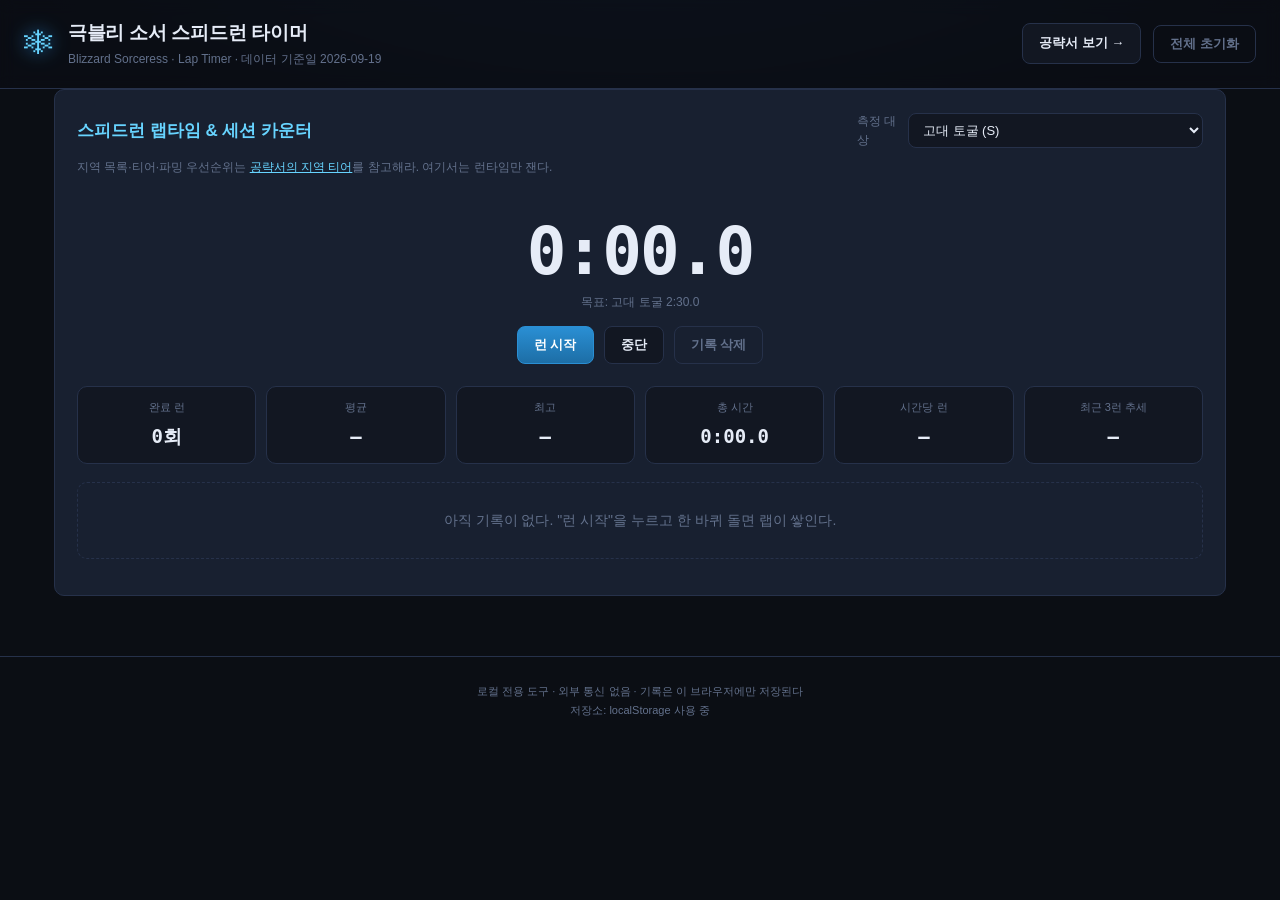
<file: index.html>
<!DOCTYPE html>
<html lang="ko">
<head>
<meta charset="utf-8">
<meta name="viewport" content="width=device-width, initial-scale=1">
<title>극블리 소서 스피드런 타이머 — D2R</title>
<link rel="stylesheet" href="css/style.css">
</head>
<body>

<!--
  ★ 경량 모델 주의 ★
  이 파일은 "마크업 뼈대"만 담는다. 내용 채우기는 js/04-render.js 가 한다.
  data-* 속성과 id 는 렌더러/이벤트 바인딩이 참조하므로 임의로 바꾸지 마라.

  2026-09-24: 이 페이지는 스피드런 랩타임 도구로 범위를 줄였다.
  맵 티어 평가 / 현상수배 보드 / 치트시트 / 막힘 가이드 / 도박 안내는
  guide.html(공략서, 캐릭터별로 실제 갱신되는 문서)로 이전됐다 — 아래 링크로 이동.
-->

<header class="topbar">
  <div class="brand">
    <span class="brand-mark">❄</span>
    <div>
      <h1>극블리 소서 스피드런 타이머</h1>
      <p class="sub">Blizzard Sorceress · Lap Timer · 데이터 기준일 <span id="data-date"></span></p>
    </div>
  </div>
  <div class="topbar-actions">
    <a class="btn" href="guide.html">공략서 보기 →</a>
    <button type="button" class="btn btn-ghost" id="btn-reset">전체 초기화</button>
  </div>
</header>

<main class="wrap">

  <!-- ============ 스피드런 랩타임 & 세션 카운터 ============ -->
  <section class="panel visible" id="panel-timer">
    <div class="panel-head">
      <h2>스피드런 랩타임 &amp; 세션 카운터</h2>
      <div class="zone-select-wrap">
        <label for="timer-zone">측정 대상</label>
        <select id="timer-zone"></select>
      </div>
    </div>
    <p class="hint">지역 목록·티어·파밍 우선순위는 <a href="guide.html#zones">공략서의 지역 티어</a>를 참고해라. 여기서는 런타임만 잰다.</p>

    <div class="timer-display">
      <div class="timer-now" id="timer-now">0:00.0</div>
      <div class="timer-target" id="timer-target"></div>
    </div>

    <div class="timer-controls">
      <button type="button" class="btn btn-primary" id="btn-lap">런 시작</button>
      <button type="button" class="btn" id="btn-stop">중단</button>
      <button type="button" class="btn btn-ghost" id="btn-clear-runs">기록 삭제</button>
    </div>

    <div class="stat-cards" id="timer-stats"></div>
    <div class="lap-list" id="timer-laps"></div>
  </section>

  <!-- [TODO: LITE_MODEL_INSERT_FEATURE_HERE — 새 탭 패널(section.panel)을 여기 추가] -->

</main>

<footer class="foot">
  <p>로컬 전용 도구 · 외부 통신 없음 · 기록은 이 브라우저에만 저장된다</p>
  <p id="storage-note"></p>
</footer>

<!-- 로드 순서 고정: state -> data -> logic -> render -> main. 순서를 바꾸면 깨진다. -->
<script src="js/01-state.js"></script>
<script src="js/02-data.js"></script>
<script src="js/03-logic.js"></script>
<script src="js/04-render.js"></script>
<script src="js/05-main.js"></script>
</body>
</html>
</file>
<file: css/style.css>
/* =============================================================================
   style.css — D2R 극블리 소서 스피드런 타이머
   ★ 경량 모델 주의: JS에서 element.style 을 직접 건드리지 말고 여기 클래스를 써라.
   색은 :root 변수로만 바꿔라.

   2026-09-24: 맵 티어 카드 / 현상수배 보드 / 치트시트 / 진행 가이드 스타일은
   해당 기능이 guide.html로 이전되면서 함께 제거했다. 여기 남은 건 타이머 화면뿐이다.
   ========================================================================== */

:root{
  --bg:#0b0e14; --bg2:#121722; --bg3:#182030; --line:#26314a;
  --fg:#e6ecf7; --fg-dim:#93a2bd; --fg-mute:#63718c;
  --ice:#67d4ff; --ice-deep:#2a8fd4; --gold:#d6b14b;
  --good:#6ee7a8; --bad:#ff7b7b; --warn:#ffc107;
  --r:10px; --mono:ui-monospace,SFMono-Regular,Menlo,Consolas,monospace;
}

*{box-sizing:border-box}
html,body{margin:0;padding:0}
body{
  background:radial-gradient(1200px 600px at 50% -200px,#16253c 0%,var(--bg) 60%);
  color:var(--fg); min-height:100vh;
  font:14px/1.6 -apple-system,BlinkMacSystemFont,"Pretendard","Apple SD Gothic Neo","Malgun Gothic",sans-serif;
}

/* ---- 상단바 ---- */
.topbar{
  display:flex; align-items:center; justify-content:space-between; gap:16px; flex-wrap:wrap;
  padding:18px 24px; border-bottom:1px solid var(--line); background:rgba(11,14,20,.7);
  position:sticky; top:0; z-index:20; backdrop-filter:blur(8px);
}
.brand{display:flex; align-items:center; gap:14px}
.brand-mark{font-size:30px; color:var(--ice); text-shadow:0 0 18px var(--ice-deep)}
.topbar h1{margin:0; font-size:19px; letter-spacing:-.3px}
.sub{margin:2px 0 0; font-size:12px; color:var(--fg-mute)}
.topbar-actions{display:flex; align-items:center; gap:12px}

/* ---- 레이아웃 ---- */
.wrap{max-width:1220px; margin:0 auto; padding:0 24px 60px}
.panel{display:none; background:var(--bg3); border:1px solid var(--line); border-radius:var(--r); padding:22px}
.panel.visible{display:block}
.panel-head{display:flex; align-items:center; justify-content:space-between; gap:14px; flex-wrap:wrap; margin-bottom:8px}
.panel-head h2{margin:0; font-size:17px; color:var(--ice)}
.hint{font-size:12px; color:var(--fg-mute); margin:0 0 16px}
.hint a{color:var(--ice)}
.empty{color:var(--fg-mute); padding:26px; text-align:center; border:1px dashed var(--line); border-radius:var(--r)}

/* ---- 공통 컨트롤 ---- */
.btn{
  background:var(--bg2); color:var(--fg); border:1px solid var(--line);
  padding:9px 16px; border-radius:8px; cursor:pointer; font-size:13px; font-weight:600;
  text-decoration:none; display:inline-block;
}
.btn:hover{border-color:var(--ice-deep)}
.btn-primary{background:linear-gradient(180deg,var(--ice-deep),#1d6ea6); border-color:var(--ice-deep); color:#fff}
.btn-ghost{background:transparent; color:var(--fg-mute)}
select,input[type=number]{
  background:var(--bg2); color:var(--fg); border:1px solid var(--line);
  border-radius:8px; padding:8px 10px; font-size:13px; font-family:inherit; width:100%;
}
select:focus,input:focus{outline:none; border-color:var(--ice)}
.good{color:var(--good)}
.bad{color:var(--bad)}

/* ---- 랩타임 ---- */
.zone-select-wrap{display:flex; align-items:center; gap:8px; font-size:12px; color:var(--fg-mute)}
.zone-select-wrap select{min-width:210px}
.timer-display{text-align:center; padding:26px 0 14px}
.timer-now{font-family:var(--mono); font-size:66px; font-weight:700; letter-spacing:-2px; color:var(--fg); line-height:1}
.timer-now.running{color:var(--ice); text-shadow:0 0 28px rgba(103,212,255,.35)}
.timer-target{font-size:12px; color:var(--fg-mute); margin-top:8px}
.timer-controls{display:flex; gap:10px; justify-content:center; margin-bottom:22px; flex-wrap:wrap}
.stat-cards{display:grid; grid-template-columns:repeat(auto-fit,minmax(130px,1fr)); gap:10px; margin-bottom:18px}
.stat-card{background:var(--bg2); border:1px solid var(--line); border-radius:var(--r); padding:12px; text-align:center}
.stat-label{display:block; font-size:11px; color:var(--fg-mute); margin-bottom:4px}
.stat-value{display:block; font-family:var(--mono); font-size:19px; font-weight:700}
.lap-table{width:100%; border-collapse:collapse; font-size:13px}
.lap-table th{text-align:left; font-size:11px; color:var(--fg-mute); border-bottom:1px solid var(--line); padding:8px 10px; font-weight:600}
.lap-table td{padding:8px 10px; border-bottom:1px solid rgba(38,49,74,.5); font-family:var(--mono)}
.lap-table tr.best td{background:rgba(103,212,255,.06)}

/* ---- 푸터 ---- */
.foot{text-align:center; padding:24px; color:var(--fg-mute); font-size:11px; border-top:1px solid var(--line)}
.foot p{margin:2px 0}

@media (max-width:640px){
  .wrap{padding:0 12px 40px}
  .panel{padding:14px}
  .timer-now{font-size:46px}
  .topbar{padding:14px}
}
</file>
